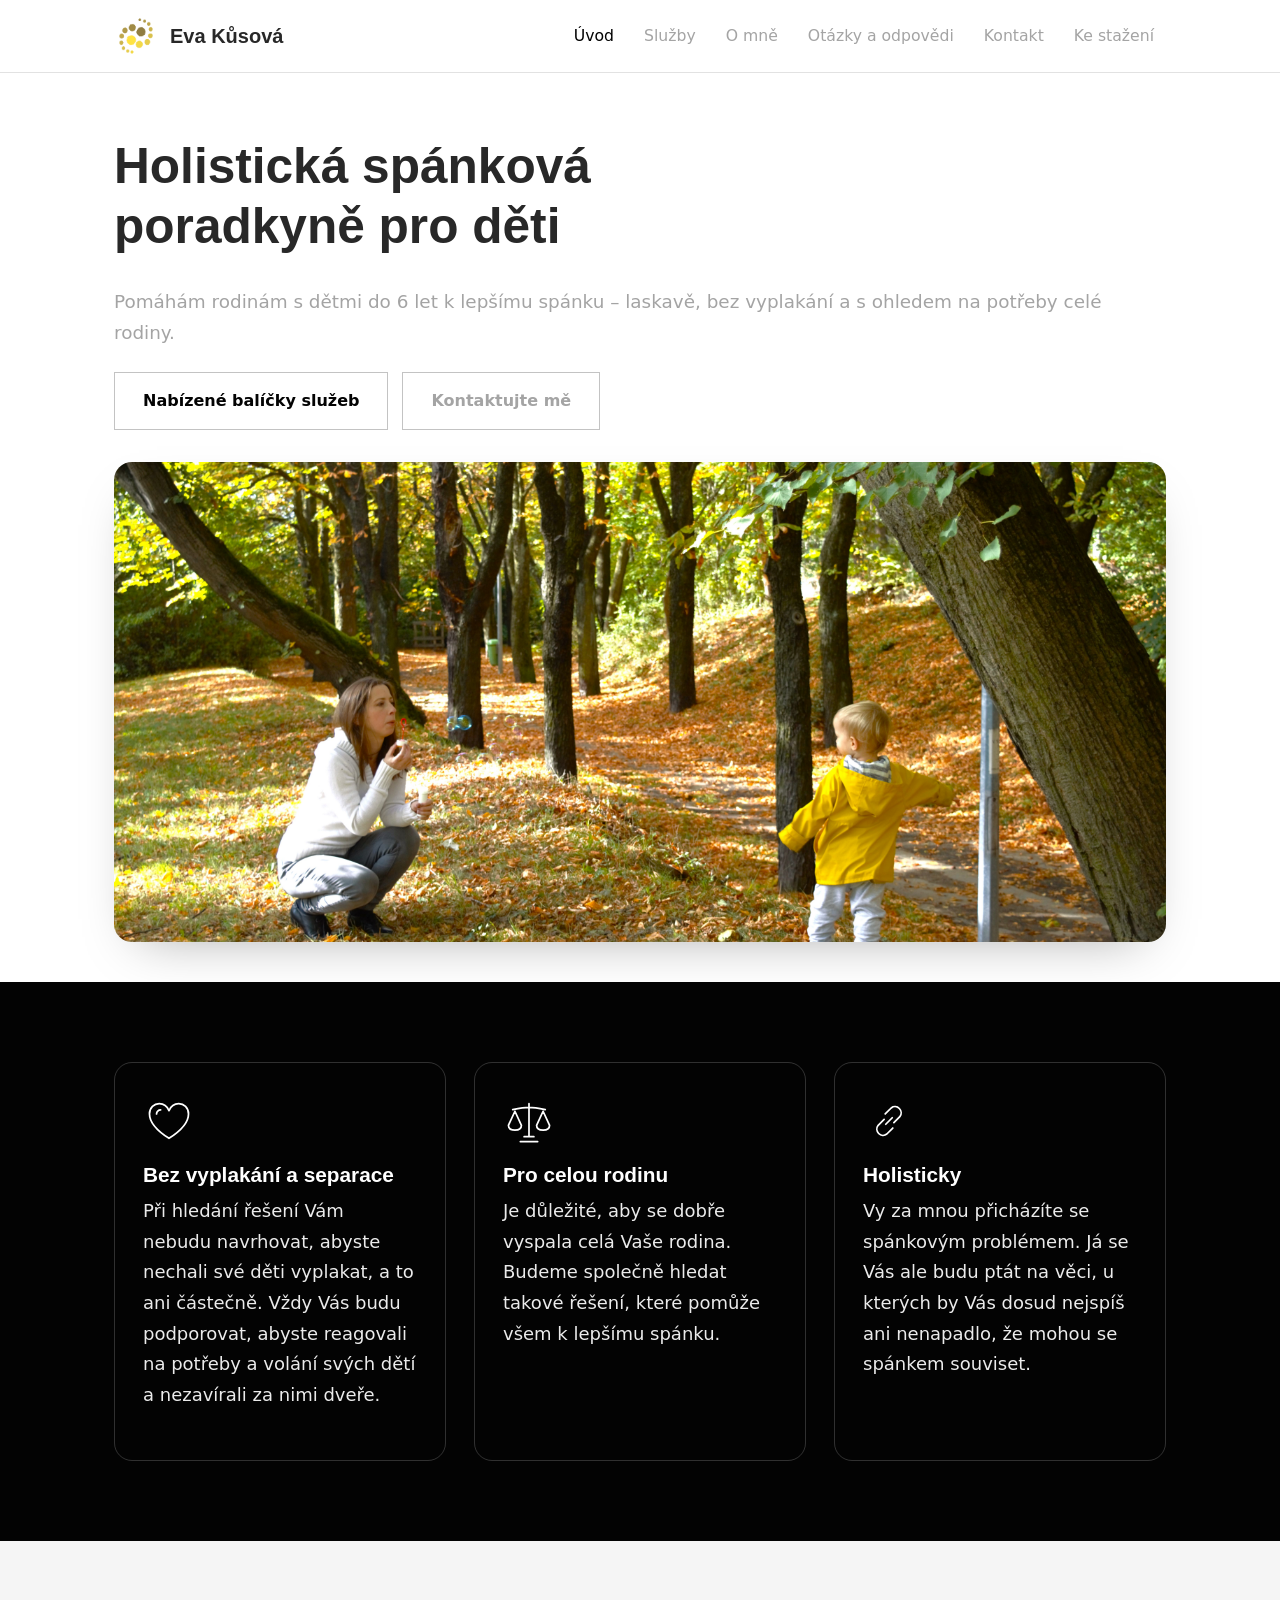
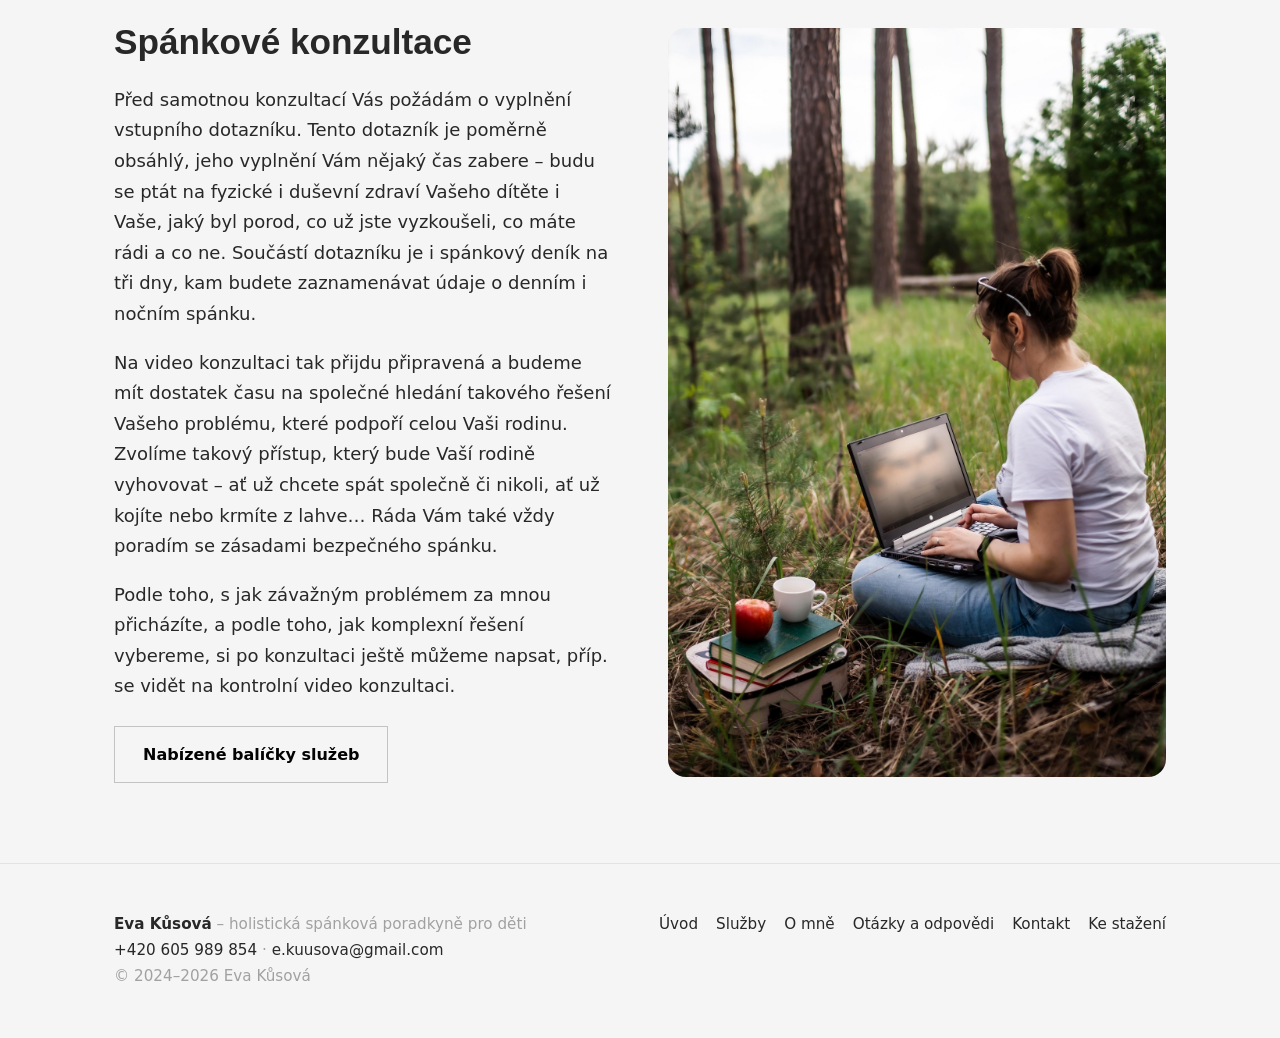
<file: index.html>
<!DOCTYPE html>
<html lang="cs">
<head>
  <script type="application/ld+json">
{
  "@context": "https://schema.org",
  "@type": "ProfessionalService",
  "name": "Eva Kůsová – holistická spánková poradkyně pro děti",
  "url": "https://www.spankovaporadkyne.cz/",
  "image": "https://www.spankovaporadkyne.cz/img/eva-s-detmi.jpg",
  "logo": "https://www.spankovaporadkyne.cz/img/logo.png",
  "telephone": "+420605989854",
  "email": "e.kuusova@gmail.com",
  "description": "Spánkové poradenství pro rodiny s dětmi od 0 do 6 let. Bez vyplakání a separace, holisticky, online video konzultace.",
  "areaServed": "CZ",
  "availableLanguage": "cs",
  "priceRange": "0–2000 Kč",
  "founder": { "@type": "Person", "name": "Eva Kůsová" },
  "sameAs": ["https://www.instagram.com/spankovaporadkyneeva/"]
}
</script>
<meta charset="utf-8">
<meta name="viewport" content="width=device-width, initial-scale=1">
<title>Holistická spánková poradkyně pro děti | Eva Kůsová</title>
<meta name="description" content="Spánkové poradenství pro rodiny s dětmi od 0 do 6 let. Bez vyplakání a separace, holisticky a s ohledem na celou rodinu. Online video konzultace.">
<link rel="canonical" href="https://www.spankovaporadkyne.cz/">
<meta property="og:title" content="Holistická spánková poradkyně pro děti | Eva Kůsová">
<meta property="og:description" content="Spánkové poradenství pro rodiny s dětmi od 0 do 6 let. Bez vyplakání a separace, holisticky a s ohledem na celou rodinu. Online video konzultace.">
<meta property="og:image" content="https://www.spankovaporadkyne.cz/img/eva-s-detmi.jpg">
<meta property="og:locale" content="cs_CZ">
<link rel="icon" href="img/logo.png">
<link rel="preconnect" href="https://fonts.bunny.net">
<link href="https://fonts.bunny.net/css?family=josefin-sans:400,600|nunito-sans:400,700,800&display=swap" rel="stylesheet">
<link rel="stylesheet" href="style.css">

</head>
<body>
<header class="site-header">
  <div class="wrap">
    <a class="brand" href=""><img src="img/logo.png" alt="" width="44" height="44"><span>Eva Kůsová</span></a>
    <button class="nav-toggle" aria-label="Menu" aria-expanded="false" onclick="var n=document.getElementById('nav');n.classList.toggle('open');this.setAttribute('aria-expanded',n.classList.contains('open'))">☰</button>
    <nav class="nav" id="nav">
<a href="" aria-current="page">Úvod</a>
<a href="sluzby/">Služby</a>
<a href="o-mne/">O mně</a>
<a href="faq/">Otázky a odpovědi</a>
<a href="kontakt/">Kontakt</a>
<a href="ke-stazeni/">Ke stažení</a>
    </nav>
  </div>
</header>
<main>

<section class="hero">
  <div class="wrap">
    <h1>Holistická spánková poradkyně pro děti</h1>
    <p class="lead">Pomáhám rodinám s dětmi do 6 let k lepšímu spánku – laskavě, bez vyplakání a s ohledem na potřeby celé rodiny.</p>
    <div class="btn-row">
      <a class="btn" href="sluzby/">Nabízené balíčky služeb</a>
      <a class="btn ghost" href="kontakt/">Kontaktujte mě</a>
    </div>
    <div class="hero-img"><img src="img/eva-s-detmi.jpg" alt="Holistická spánková poradkyně pro děti" width="1920" height="877"></div>
  </div>
</section>

<section class="section dark">
  <div class="wrap grid-3">
    <div class="card">
      <svg class="icon" viewBox="0 0 48 48" aria-hidden="true"><path d="M24 40C10 31 6 23.5 6 17.5 6 11.7 10.3 8 15 8c4.2 0 7.4 2.6 9 6.5C25.6 10.6 28.8 8 33 8c4.7 0 9 3.7 9 9.5 0 6-4 13.5-18 22.5z"/><path d="M12.5 17.5a3.8 3.8 0 0 1 3.8-3.8"/></svg>
      <h3>Bez vyplakání a separace</h3>
      <p>Při hledání řešení Vám nebudu navrhovat, abyste nechali své děti vyplakat, a to ani částečně. Vždy Vás budu podporovat, abyste reagovali na potřeby a volání svých dětí a nezavírali za nimi dveře.</p>
    </div>
    <div class="card">
      <svg class="icon" viewBox="0 0 48 48" aria-hidden="true"><path d="M24 8v30M16 43h16M19.5 38.5h9M9 13.5c5-1 10-2 15-2s10 1 15 2"/><path d="M11 15 5 28c0 3 2.5 4.5 6 4.5s6-1.5 6-4.5zM37 15l-6 13c0 3 2.5 4.5 6 4.5s6-1.5 6-4.5z"/></svg>
      <h3>Pro celou rodinu</h3>
      <p>Je důležité, aby se dobře vyspala celá Vaše rodina. Budeme společně hledat takové řešení, které pomůže všem k lepšímu spánku.</p>
    </div>
    <div class="card">
      <svg class="icon" viewBox="0 0 48 48" aria-hidden="true"><path d="M21 27l6-6"/><path d="M19.5 22.5 14 28a5.7 5.7 0 0 0 8 8l5.5-5.5"/><path d="M28.5 25.5 34 20a5.7 5.7 0 0 0-8-8l-5.5 5.5"/></svg>
      <h3>Holisticky</h3>
      <p>Vy za mnou přicházíte se spánkovým problémem. Já se Vás ale budu ptát na věci, u kterých by Vás dosud nejspíš ani nenapadlo, že mohou se spánkem souviset.</p>
    </div>
  </div>
</section>

<section class="section alt">
  <div class="wrap grid-2">
    <div>
      <h2>Spánkové konzultace</h2>
      <p>Před samotnou konzultací Vás požádám o vyplnění vstupního dotazníku. Tento dotazník je poměrně obsáhlý, jeho vyplnění Vám nějaký čas zabere – budu se ptát na fyzické i duševní zdraví Vašeho dítěte i Vaše, jaký byl porod, co už jste vyzkoušeli, co máte rádi a co ne. Součástí dotazníku je i spánkový deník na tři dny, kam budete zaznamenávat údaje o denním i nočním spánku.</p>
      <p>Na video konzultaci tak přijdu připravená a budeme mít dostatek času na společné hledání takového řešení Vašeho problému, které podpoří celou Vaši rodinu. Zvolíme takový přístup, který bude Vaší rodině vyhovovat – ať už chcete spát společně či nikoli, ať už kojíte nebo krmíte z lahve… Ráda Vám také vždy poradím se zásadami bezpečného spánku.</p>
      <p>Podle toho, s jak závažným problémem za mnou přicházíte, a podle toho, jak komplexní řešení vybereme, si po konzultaci ještě můžeme napsat, příp. se vidět na kontrolní video konzultaci.</p>
      <div class="btn-row"><a class="btn" href="sluzby/">Nabízené balíčky služeb</a></div>
    </div>
    <div class="rounded"><img src="img/konzultace-odkudkoli.jpg" alt="Spokojený spánek s miminkem" width="1920" height="1280" loading="lazy"></div>
  </div>
</section>

</main>
<footer class="site-footer">
  <div class="wrap">
    <div>
      <strong>Eva Kůsová</strong> – holistická spánková poradkyně pro děti<br>
      <a href="tel:+420605989854">+420 605 989 854</a> · <a href="mailto:e.kuusova@gmail.com">e.kuusova@gmail.com</a><br>
      © 2024–2026 Eva Kůsová
    </div>
    <nav>
<a href="">Úvod</a>
<a href="sluzby/">Služby</a>
<a href="o-mne/">O mně</a>
<a href="faq/">Otázky a odpovědi</a>
<a href="kontakt/">Kontakt</a>
<a href="ke-stazeni/">Ke stažení</a>
    </nav>
  </div>
</footer>

</body>
</html>
</file>
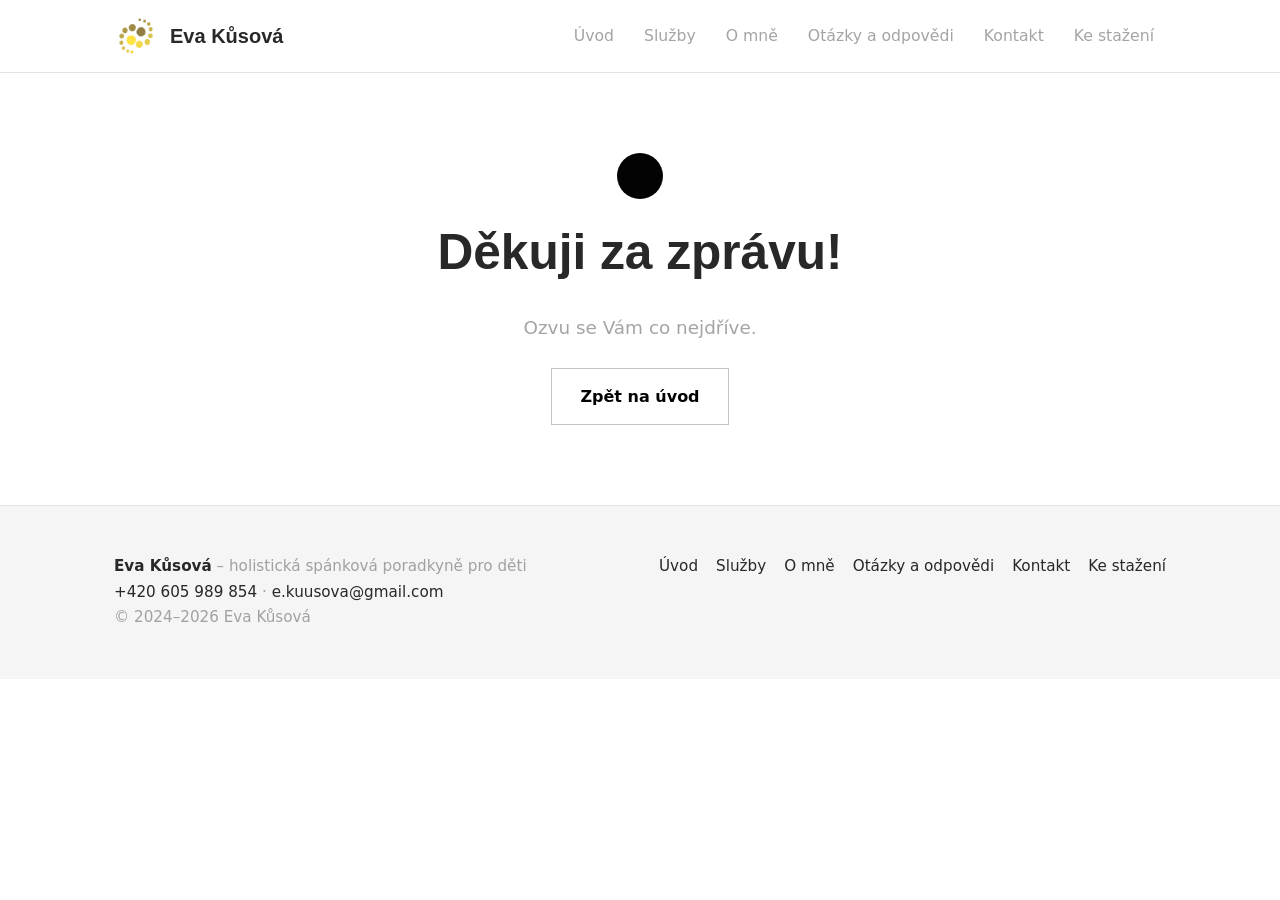
<file: dekuji/index.html>
<!DOCTYPE html>
<html lang="cs">
<head>
<meta charset="utf-8">
<meta name="viewport" content="width=device-width, initial-scale=1">
<title>Děkuji za zprávu | Eva Kůsová – spánková poradkyně</title>
<meta name="description" content="Děkuji za Vaši zprávu.">
<link rel="canonical" href="https://www.spankovaporadkyne.cz/dekuji/">
<meta property="og:title" content="Děkuji za zprávu | Eva Kůsová – spánková poradkyně">
<meta property="og:description" content="Děkuji za Vaši zprávu.">
<meta property="og:image" content="https://www.spankovaporadkyne.cz/img/eva-s-detmi.jpg">
<meta property="og:locale" content="cs_CZ">
<link rel="icon" href="../img/logo.png">
<link rel="preconnect" href="https://fonts.bunny.net">
<link href="https://fonts.bunny.net/css?family=josefin-sans:400,600|nunito-sans:400,700,800&display=swap" rel="stylesheet">
<link rel="stylesheet" href="../style.css">
<meta name="robots" content="noindex">
</head>
<body>
<header class="site-header">
  <div class="wrap">
    <a class="brand" href="../"><img src="../img/logo.png" alt="" width="44" height="44"><span>Eva Kůsová</span></a>
    <button class="nav-toggle" aria-label="Menu" aria-expanded="false" onclick="var n=document.getElementById('nav');n.classList.toggle('open');this.setAttribute('aria-expanded',n.classList.contains('open'))">☰</button>
    <nav class="nav" id="nav">
<a href="../">Úvod</a>
<a href="../sluzby/">Služby</a>
<a href="../o-mne/">O mně</a>
<a href="../faq/">Otázky a odpovědi</a>
<a href="../kontakt/">Kontakt</a>
<a href="../ke-stazeni/">Ke stažení</a>
    </nav>
  </div>
</header>
<main>

<section class="section">
  <div class="wrap narrow center">
    <div class="dot" style="margin:0 auto 24px"></div>
    <h1>Děkuji za zprávu!</h1>
    <p class="lead">Ozvu se Vám co nejdříve.</p>
    <div class="btn-row center"><a class="btn" href="../">Zpět na úvod</a></div>
  </div>
</section>

</main>
<footer class="site-footer">
  <div class="wrap">
    <div>
      <strong>Eva Kůsová</strong> – holistická spánková poradkyně pro děti<br>
      <a href="tel:+420605989854">+420 605 989 854</a> · <a href="mailto:e.kuusova@gmail.com">e.kuusova@gmail.com</a><br>
      © 2024–2026 Eva Kůsová
    </div>
    <nav>
<a href="../">Úvod</a>
<a href="../sluzby/">Služby</a>
<a href="../o-mne/">O mně</a>
<a href="../faq/">Otázky a odpovědi</a>
<a href="../kontakt/">Kontakt</a>
<a href="../ke-stazeni/">Ke stažení</a>
    </nav>
  </div>
</footer>

</body>
</html>
</file>
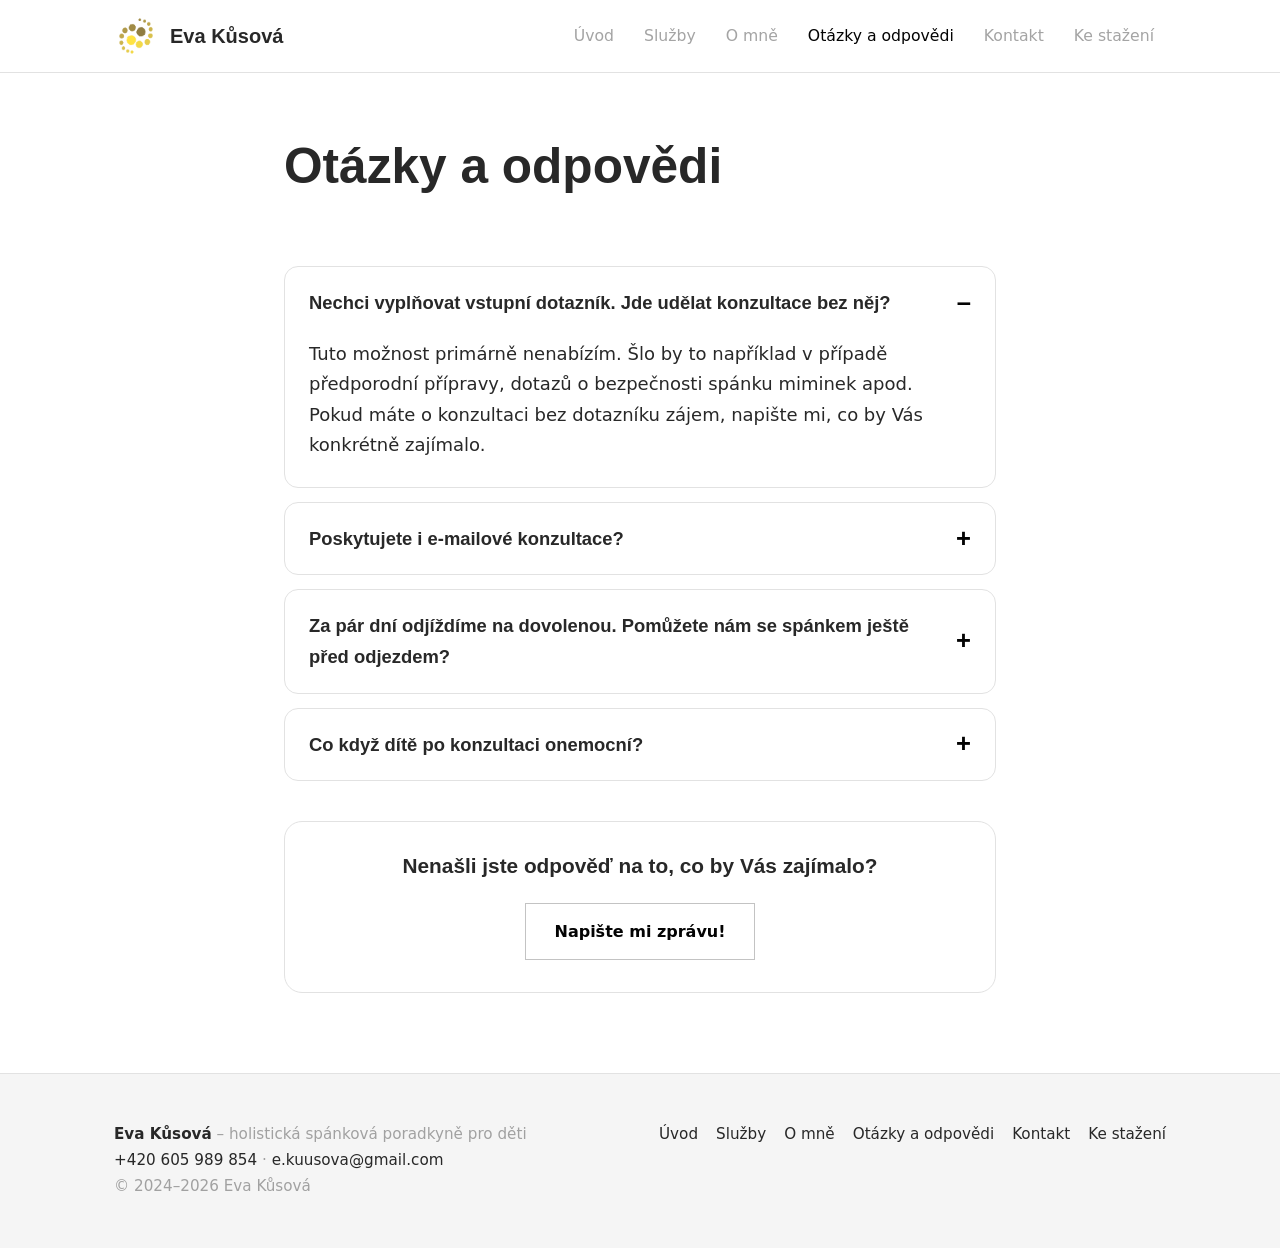
<file: faq/index.html>
<!DOCTYPE html>
<html lang="cs">
<head>
<meta charset="utf-8">
<meta name="viewport" content="width=device-width, initial-scale=1">
<title>Otázky a odpovědi | Eva Kůsová – spánková poradkyně</title>
<meta name="description" content="Časté dotazy ke spánkovým konzultacím: vstupní dotazník, e-mailové konzultace, konzultace před dovolenou a co dělat, když dítě onemocní.">
<link rel="canonical" href="https://www.spankovaporadkyne.cz/faq/">
<meta property="og:title" content="Otázky a odpovědi | Eva Kůsová – spánková poradkyně">
<meta property="og:description" content="Časté dotazy ke spánkovým konzultacím: vstupní dotazník, e-mailové konzultace, konzultace před dovolenou a co dělat, když dítě onemocní.">
<meta property="og:image" content="https://www.spankovaporadkyne.cz/img/eva-s-detmi.jpg">
<meta property="og:locale" content="cs_CZ">
<link rel="icon" href="../img/logo.png">
<link rel="preconnect" href="https://fonts.bunny.net">
<link href="https://fonts.bunny.net/css?family=josefin-sans:400,600|nunito-sans:400,700,800&display=swap" rel="stylesheet">
<link rel="stylesheet" href="../style.css">

</head>
<body>
<header class="site-header">
  <div class="wrap">
    <a class="brand" href="../"><img src="../img/logo.png" alt="" width="44" height="44"><span>Eva Kůsová</span></a>
    <button class="nav-toggle" aria-label="Menu" aria-expanded="false" onclick="var n=document.getElementById('nav');n.classList.toggle('open');this.setAttribute('aria-expanded',n.classList.contains('open'))">☰</button>
    <nav class="nav" id="nav">
<a href="../">Úvod</a>
<a href="../sluzby/">Služby</a>
<a href="../o-mne/">O mně</a>
<a href="../faq/" aria-current="page">Otázky a odpovědi</a>
<a href="../kontakt/">Kontakt</a>
<a href="../ke-stazeni/">Ke stažení</a>
    </nav>
  </div>
</header>
<main>

<section class="hero">
  <div class="wrap narrow">
    <h1>Otázky a odpovědi</h1>
  </div>
</section>
<section class="section" style="padding-top:0">
  <div class="wrap narrow">
    <details open>
      <summary>Nechci vyplňovat vstupní dotazník. Jde udělat konzultace bez něj?</summary>
      <div><p>Tuto možnost primárně nenabízím. Šlo by to například v případě předporodní přípravy, dotazů o bezpečnosti spánku miminek apod. Pokud máte o konzultaci bez dotazníku zájem, napište mi, co by Vás konkrétně zajímalo.</p></div>
    </details>
    <details>
      <summary>Poskytujete i e-mailové konzultace?</summary>
      <div><p>Tuto možnost primárně nenabízím. Šlo by to například v případě krátkých, nekomplikovaných dotazů o bezpečnosti spánku miminek. Pokud se bojíte, že bychom nenašli společný čas pro video konzultaci, napište mi prosím ve zprávě své časové možnosti. Konzultace nabízím i o víkendu.</p></div>
    </details>
    <details>
      <summary>Za pár dní odjíždíme na dovolenou. Pomůžete nám se spánkem ještě před odjezdem?</summary>
      <div>
        <p>Pokud se obáváte spánku mimo domov, ráda si s Vámi popovídám o všem, co Vás trápí, a pokusím se navrhnout strategie, jak spánek v neznámém prostředí zvládnout.</p>
        <p>Pokud potřebujete řešit spánkový problém, který se vyskytuje za běžného provozu u Vás doma, pak konzultace před výraznou změnou režimu dítěte moc nepomůže. Můžete odložit dovolenou nebo konzultaci. Po konzultaci ale budete s největší pravděpodobností zavádět určité změny, a na ty je potřeba klid po dobu několika týdnů. Čeká-li Vás tedy dovolená, domluvíme si konzultaci raději až po Vašem návratu.</p>
      </div>
    </details>
    <details>
      <summary>Co když dítě po konzultaci onemocní?</summary>
      <div>
        <p>Děti bohužel bývají nemocné poměrně často, případně je může trápit prořezávání zoubků. To je velmi náročné jak pro Vaše ratolesti, tak pro Vás rodiče. Moc mě mrzí, pokud Vás přepadl nějaký neduh.</p>
        <p>V takovém případě je vhodné v zavádění změn nepokračovat a soustředit se na to, aby se dítku co nejdříve ulevilo a aby i Vy jste nebyli v příliš velkém stresu. Každá rodina ode mě kromě spánkového plánu obdrží také leták s informacemi pro případ, že by Vaše dítě postihlo akutní onemocnění.</p>
        <p>Máme-li již domluvený další termín konzultace (ať už e-mailové či přes video), ozvěte se mi prosím co nejdříve! Konzultaci odložíme na později, až se bude Vaše dítě cítit lépe a bude vhodné se změnami pokračovat.</p>
      </div>
    </details>
    <div class="card center" style="margin-top:40px">
      <h3>Nenašli jste odpověď na to, co by Vás zajímalo?</h3>
      <div class="btn-row center"><a class="btn" href="../kontakt/">Napište mi zprávu!</a></div>
    </div>
  </div>
</section>

</main>
<footer class="site-footer">
  <div class="wrap">
    <div>
      <strong>Eva Kůsová</strong> – holistická spánková poradkyně pro děti<br>
      <a href="tel:+420605989854">+420 605 989 854</a> · <a href="mailto:e.kuusova@gmail.com">e.kuusova@gmail.com</a><br>
      © 2024–2026 Eva Kůsová
    </div>
    <nav>
<a href="../">Úvod</a>
<a href="../sluzby/">Služby</a>
<a href="../o-mne/">O mně</a>
<a href="../faq/">Otázky a odpovědi</a>
<a href="../kontakt/">Kontakt</a>
<a href="../ke-stazeni/">Ke stažení</a>
    </nav>
  </div>
</footer>

</body>
</html>
</file>
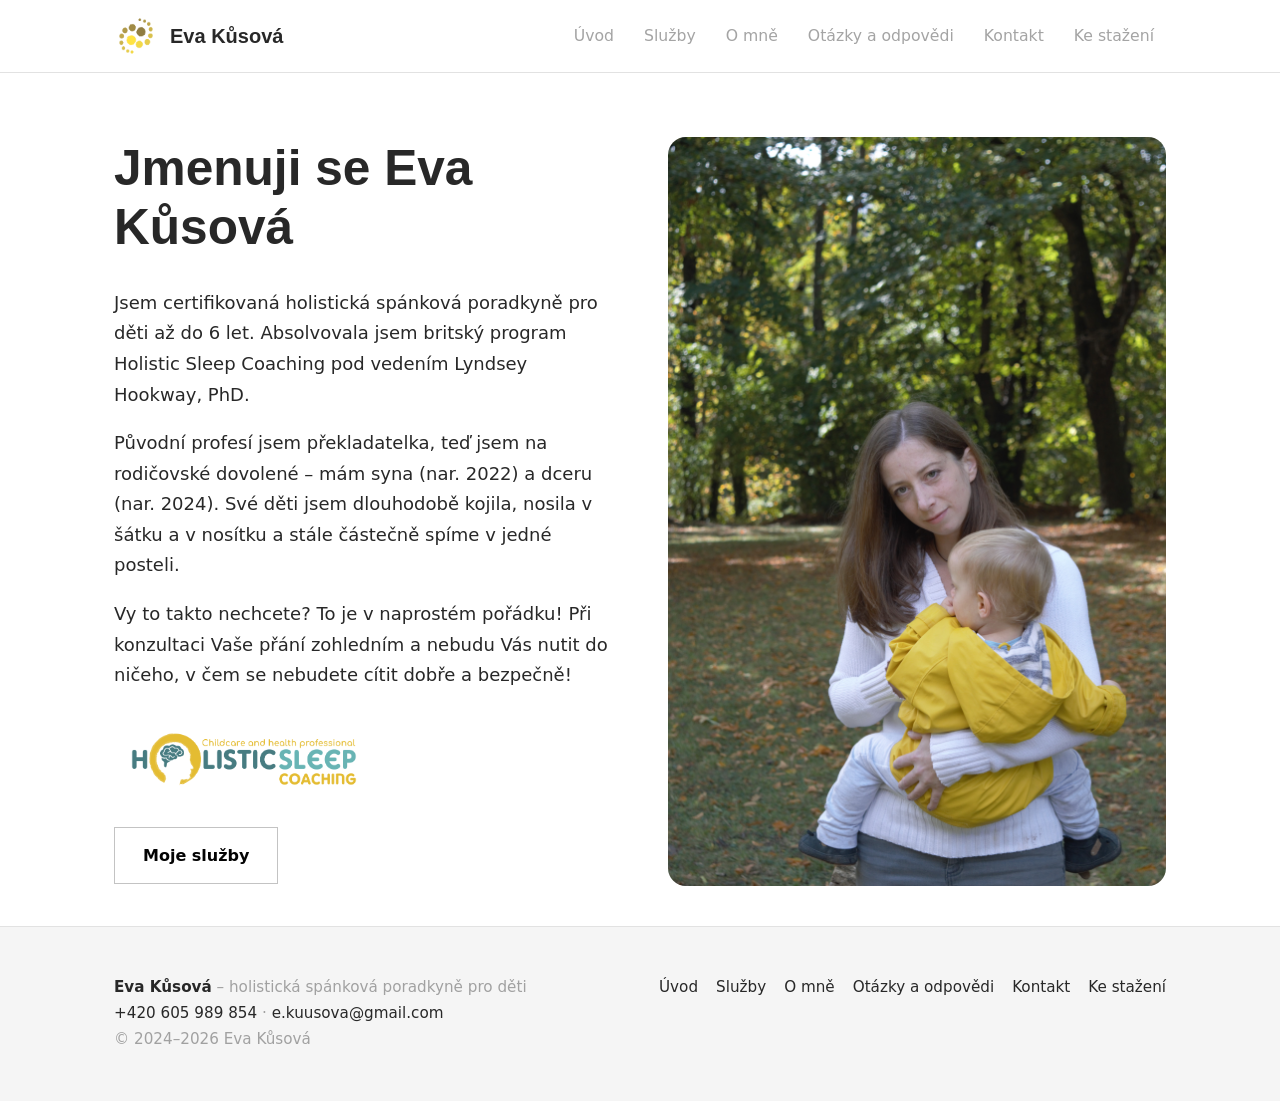
<file: kdo-jsem/index.html>
<!DOCTYPE html>
<html lang="cs">
<head>
<meta charset="utf-8">
<meta name="viewport" content="width=device-width, initial-scale=1">
<title>Kdo jsem | Eva Kůsová – spánková poradkyně</title>
<meta name="description" content="Eva Kůsová – certifikovaná holistická spánková poradkyně pro děti do 6 let, absolventka programu Holistic Sleep Coaching (Lyndsey Hookway, PhD).">
<link rel="canonical" href="https://www.spankovaporadkyne.cz/kdo-jsem/">
<meta property="og:title" content="Kdo jsem | Eva Kůsová – spánková poradkyně">
<meta property="og:description" content="Eva Kůsová – certifikovaná holistická spánková poradkyně pro děti do 6 let, absolventka programu Holistic Sleep Coaching (Lyndsey Hookway, PhD).">
<meta property="og:image" content="https://www.spankovaporadkyne.cz/img/eva-s-detmi.jpg">
<meta property="og:locale" content="cs_CZ">
<link rel="icon" href="../img/logo.png">
<link rel="preconnect" href="https://fonts.bunny.net">
<link href="https://fonts.bunny.net/css?family=josefin-sans:400,600|nunito-sans:400,700,800&display=swap" rel="stylesheet">
<link rel="stylesheet" href="../style.css">

</head>
<body>
<header class="site-header">
  <div class="wrap">
    <a class="brand" href="../"><img src="../img/logo.png" alt="" width="44" height="44"><span>Eva Kůsová</span></a>
    <button class="nav-toggle" aria-label="Menu" aria-expanded="false" onclick="var n=document.getElementById('nav');n.classList.toggle('open');this.setAttribute('aria-expanded',n.classList.contains('open'))">☰</button>
    <nav class="nav" id="nav">
<a href="../">Úvod</a>
<a href="../sluzby/">Služby</a>
<a href="../o-mne/">O mně</a>
<a href="../faq/">Otázky a odpovědi</a>
<a href="../kontakt/">Kontakt</a>
<a href="../ke-stazeni/">Ke stažení</a>
    </nav>
  </div>
</header>
<main>

<section class="hero">
  <div class="wrap grid-2">
    <div>
      <h1>Jmenuji se Eva Kůsová</h1>
      <p>Jsem certifikovaná holistická spánková poradkyně pro děti až do 6 let. Absolvovala jsem britský program Holistic Sleep Coaching pod vedením Lyndsey Hookway, PhD.</p>
      <p>Původní profesí jsem překladatelka, teď jsem na rodičovské dovolené – mám syna (nar. 2022) a dceru (nar. 2024). Své děti jsem dlouhodobě kojila, nosila v šátku a v nosítku a stále částečně spíme v jedné posteli.</p>
      <p>Vy to takto nechcete? To je v naprostém pořádku! Při konzultaci Vaše přání zohledním a nebudu Vás nutit do ničeho, v čem se nebudete cítit dobře a bezpečně!</p>
      <img src="../img/hscp.png" alt="Holistic Sleep Coaching Programme" width="360" style="margin-top:24px;max-width:260px">
      <div class="btn-row"><a class="btn" href="../sluzby/">Moje služby</a></div>
    </div>
    <div class="rounded"><img src="../img/eva-portret.jpg" alt="Jsem spánková poradkyně a máma" width="1920" height="1423"></div>
  </div>
</section>

</main>
<footer class="site-footer">
  <div class="wrap">
    <div>
      <strong>Eva Kůsová</strong> – holistická spánková poradkyně pro děti<br>
      <a href="tel:+420605989854">+420 605 989 854</a> · <a href="mailto:e.kuusova@gmail.com">e.kuusova@gmail.com</a><br>
      © 2024–2026 Eva Kůsová
    </div>
    <nav>
<a href="../">Úvod</a>
<a href="../sluzby/">Služby</a>
<a href="../o-mne/">O mně</a>
<a href="../faq/">Otázky a odpovědi</a>
<a href="../kontakt/">Kontakt</a>
<a href="../ke-stazeni/">Ke stažení</a>
    </nav>
  </div>
</footer>

</body>
</html>
</file>
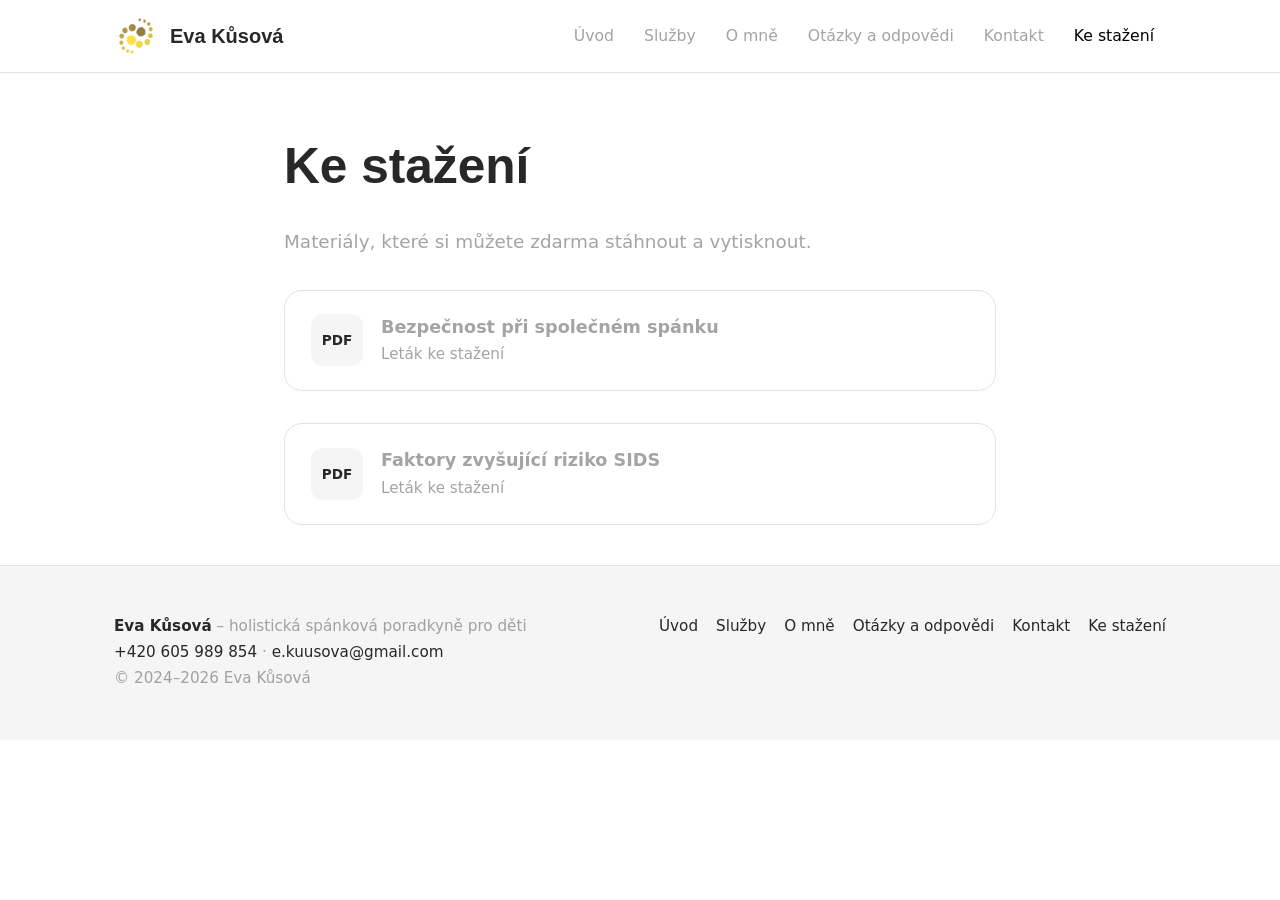
<file: ke-stazeni/index.html>
<!DOCTYPE html>
<html lang="cs">
<head>
<meta charset="utf-8">
<meta name="viewport" content="width=device-width, initial-scale=1">
<title>Ke stažení | Eva Kůsová – spánková poradkyně</title>
<meta name="description" content="Materiály ke stažení zdarma: Bezpečnost při společném spánku.">
<link rel="canonical" href="https://www.spankovaporadkyne.cz/ke-stazeni/">
<meta property="og:title" content="Ke stažení | Eva Kůsová – spánková poradkyně">
<meta property="og:description" content="Materiály ke stažení zdarma: Bezpečnost při společném spánku.">
<meta property="og:image" content="https://www.spankovaporadkyne.cz/img/eva-s-detmi.jpg">
<meta property="og:locale" content="cs_CZ">
<link rel="icon" href="../img/logo.png">
<link rel="preconnect" href="https://fonts.bunny.net">
<link href="https://fonts.bunny.net/css?family=josefin-sans:400,600|nunito-sans:400,700,800&display=swap" rel="stylesheet">
<link rel="stylesheet" href="../style.css">

</head>
<body>
<header class="site-header">
  <div class="wrap">
    <a class="brand" href="../"><img src="../img/logo.png" alt="" width="44" height="44"><span>Eva Kůsová</span></a>
    <button class="nav-toggle" aria-label="Menu" aria-expanded="false" onclick="var n=document.getElementById('nav');n.classList.toggle('open');this.setAttribute('aria-expanded',n.classList.contains('open'))">☰</button>
    <nav class="nav" id="nav">
<a href="../">Úvod</a>
<a href="../sluzby/">Služby</a>
<a href="../o-mne/">O mně</a>
<a href="../faq/">Otázky a odpovědi</a>
<a href="../kontakt/">Kontakt</a>
<a href="../ke-stazeni/" aria-current="page">Ke stažení</a>
    </nav>
  </div>
</header>
<main>

<section class="hero">
  <div class="wrap narrow">
    <h1>Ke stažení</h1>
    <p class="lead">Materiály, které si můžete zdarma stáhnout a vytisknout.</p>
    <a class="download" href="../soubory/bezpecnost-pri-spolecnem-spanku.pdf" target="_blank" rel="noopener" style="margin-top:32px">
      <span class="ico">PDF</span>
      <span><strong>Bezpečnost při společném spánku</strong><span>Leták ke stažení</span></span>
    </a>
    <a class="download" href="../soubory/faktory-zvysujici-riziko-sids.pdf" target="_blank" rel="noopener" style="margin-top:32px">
      <span class="ico">PDF</span>
      <span><strong>Faktory zvyšující riziko SIDS</strong><span>Leták ke stažení</span></span>
    </a>
  </div>
</section>

</main>
<footer class="site-footer">
  <div class="wrap">
    <div>
      <strong>Eva Kůsová</strong> – holistická spánková poradkyně pro děti<br>
      <a href="tel:+420605989854">+420 605 989 854</a> · <a href="mailto:e.kuusova@gmail.com">e.kuusova@gmail.com</a><br>
      © 2024–2026 Eva Kůsová
    </div>
    <nav>
<a href="../">Úvod</a>
<a href="../sluzby/">Služby</a>
<a href="../o-mne/">O mně</a>
<a href="../faq/">Otázky a odpovědi</a>
<a href="../kontakt/">Kontakt</a>
<a href="../ke-stazeni/">Ke stažení</a>
    </nav>
  </div>
</footer>

</body>
</html>
</file>
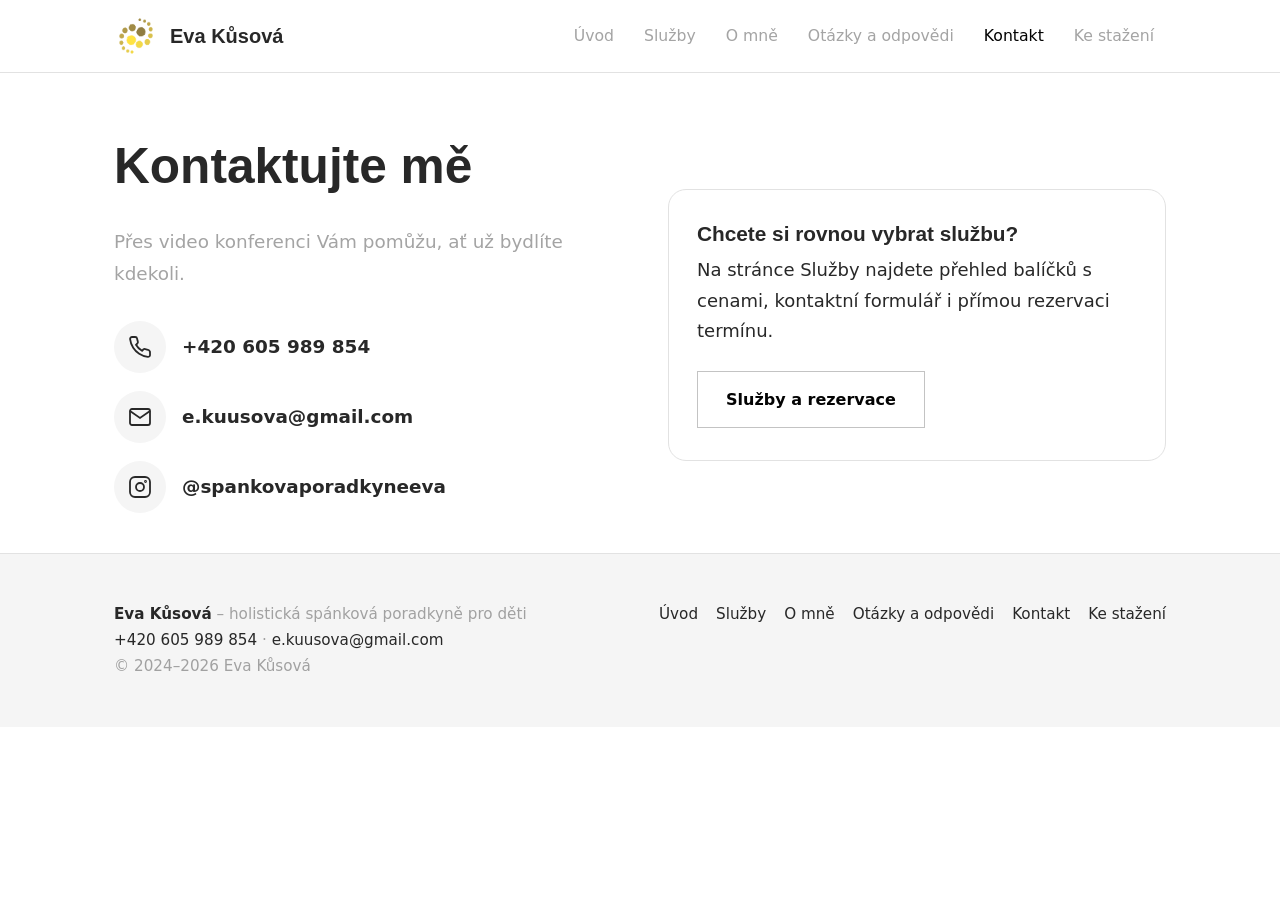
<file: kontakt/index.html>
<!DOCTYPE html>
<html lang="cs">
<head>
<meta charset="utf-8">
<meta name="viewport" content="width=device-width, initial-scale=1">
<title>Kontakt | Eva Kůsová – spánková poradkyně</title>
<meta name="description" content="Kontaktujte spánkovou poradkyni Evu Kůsovou. Přes video konferenci Vám pomůžu, ať už bydlíte kdekoli.">
<link rel="canonical" href="https://www.spankovaporadkyne.cz/kontakt/">
<meta property="og:title" content="Kontakt | Eva Kůsová – spánková poradkyně">
<meta property="og:description" content="Kontaktujte spánkovou poradkyni Evu Kůsovou. Přes video konferenci Vám pomůžu, ať už bydlíte kdekoli.">
<meta property="og:image" content="https://www.spankovaporadkyne.cz/img/eva-s-detmi.jpg">
<meta property="og:locale" content="cs_CZ">
<link rel="icon" href="../img/logo.png">
<link rel="preconnect" href="https://fonts.bunny.net">
<link href="https://fonts.bunny.net/css?family=josefin-sans:400,600|nunito-sans:400,700,800&display=swap" rel="stylesheet">
<link rel="stylesheet" href="../style.css">

</head>
<body>
<header class="site-header">
  <div class="wrap">
    <a class="brand" href="../"><img src="../img/logo.png" alt="" width="44" height="44"><span>Eva Kůsová</span></a>
    <button class="nav-toggle" aria-label="Menu" aria-expanded="false" onclick="var n=document.getElementById('nav');n.classList.toggle('open');this.setAttribute('aria-expanded',n.classList.contains('open'))">☰</button>
    <nav class="nav" id="nav">
<a href="../">Úvod</a>
<a href="../sluzby/">Služby</a>
<a href="../o-mne/">O mně</a>
<a href="../faq/">Otázky a odpovědi</a>
<a href="../kontakt/" aria-current="page">Kontakt</a>
<a href="../ke-stazeni/">Ke stažení</a>
    </nav>
  </div>
</header>
<main>

<section class="hero">
  <div class="wrap grid-2">
    <div>
      <h1>Kontaktujte mě</h1>
      <p class="lead">Přes video konferenci Vám pomůžu, ať už bydlíte kdekoli.</p>
      <ul class="contact-list" style="margin-top:32px">
        <li><span class="ico"><svg viewBox="0 0 24 24"><path d="M22 16.9v3a2 2 0 0 1-2.2 2 19.8 19.8 0 0 1-8.6-3.1 19.5 19.5 0 0 1-6-6A19.8 19.8 0 0 1 2.1 4.2 2 2 0 0 1 4.1 2h3a2 2 0 0 1 2 1.7c.1.9.4 1.8.7 2.7a2 2 0 0 1-.5 2.1L8 9.8a16 16 0 0 0 6 6l1.3-1.3a2 2 0 0 1 2.1-.4c.9.3 1.8.6 2.7.7a2 2 0 0 1 1.7 2z"/></svg></span><a href="tel:+420605989854">+420 605 989 854</a></li>
        <li><span class="ico"><svg viewBox="0 0 24 24"><rect x="2" y="4" width="20" height="16" rx="2"/><path d="m22 6-10 7L2 6"/></svg></span><a href="mailto:e.kuusova@gmail.com">e.kuusova@gmail.com</a></li>
        <li><span class="ico"><svg viewBox="0 0 24 24"><rect x="2" y="2" width="20" height="20" rx="5"/><circle cx="12" cy="12" r="4"/><circle cx="17.5" cy="6.5" r=".5"/></svg></span><a href="https://www.instagram.com/spankovaporadkyneeva/" target="_blank" rel="noopener">@spankovaporadkyneeva</a></li>
      </ul>
    </div>
    <div class="card">
      <h3>Chcete si rovnou vybrat službu?</h3>
      <p>Na stránce Služby najdete přehled balíčků s cenami, kontaktní formulář i přímou rezervaci termínu.</p>
      <div class="btn-row"><a class="btn" href="../sluzby/">Služby a rezervace</a></div>
    </div>
  </div>
</section>

</main>
<footer class="site-footer">
  <div class="wrap">
    <div>
      <strong>Eva Kůsová</strong> – holistická spánková poradkyně pro děti<br>
      <a href="tel:+420605989854">+420 605 989 854</a> · <a href="mailto:e.kuusova@gmail.com">e.kuusova@gmail.com</a><br>
      © 2024–2026 Eva Kůsová
    </div>
    <nav>
<a href="../">Úvod</a>
<a href="../sluzby/">Služby</a>
<a href="../o-mne/">O mně</a>
<a href="../faq/">Otázky a odpovědi</a>
<a href="../kontakt/">Kontakt</a>
<a href="../ke-stazeni/">Ke stažení</a>
    </nav>
  </div>
</footer>

</body>
</html>
</file>
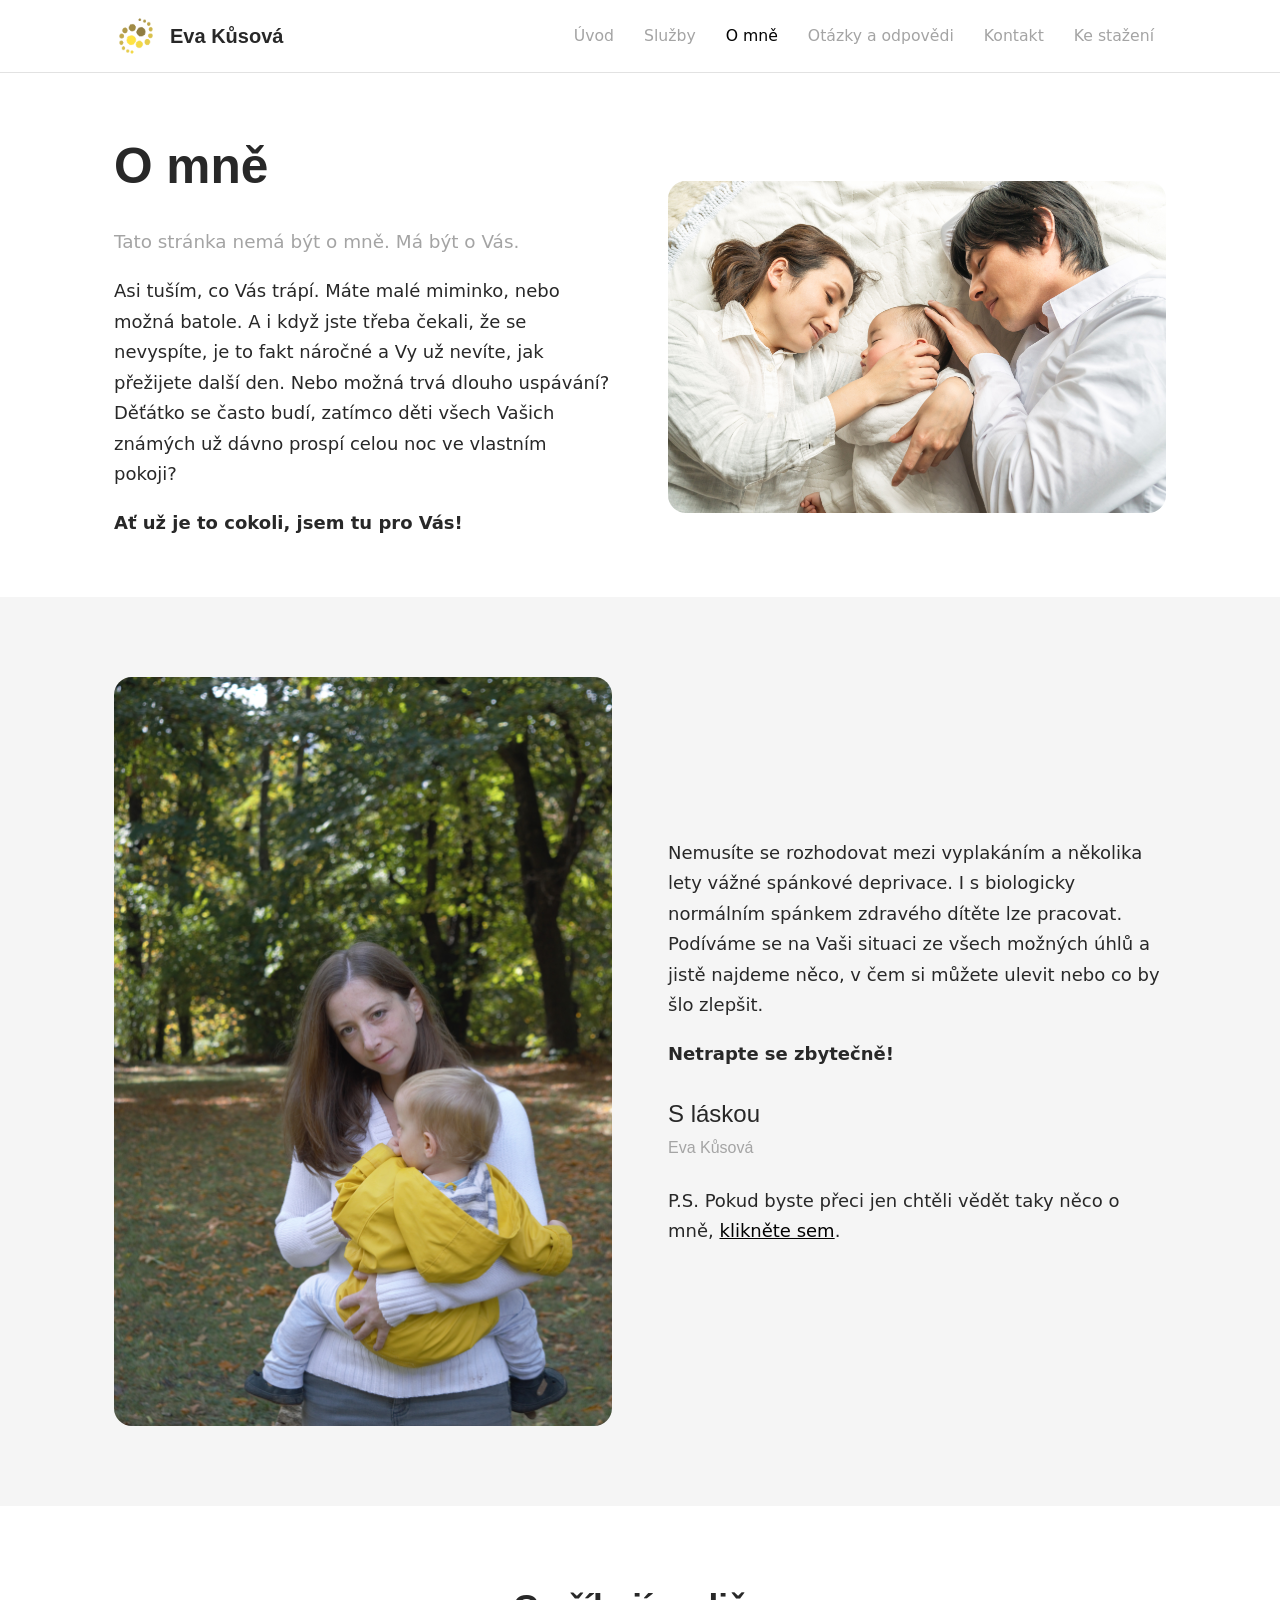
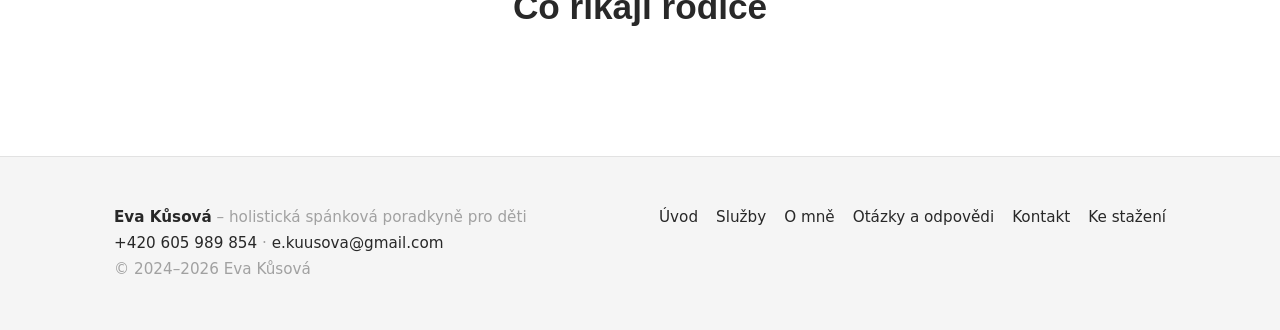
<file: o-mne/index.html>
<!DOCTYPE html>
<html lang="cs">
<head>
<meta charset="utf-8">
<meta name="viewport" content="width=device-width, initial-scale=1">
<title>O mně | Eva Kůsová – spánková poradkyně</title>
<meta name="description" content="Nemusíte se rozhodovat mezi vyplakáním a lety spánkové deprivace. Podíváme se na Vaši situaci ze všech úhlů a najdeme, co by šlo zlepšit.">
<link rel="canonical" href="https://www.spankovaporadkyne.cz/o-mne/">
<meta property="og:title" content="O mně | Eva Kůsová – spánková poradkyně">
<meta property="og:description" content="Nemusíte se rozhodovat mezi vyplakáním a lety spánkové deprivace. Podíváme se na Vaši situaci ze všech úhlů a najdeme, co by šlo zlepšit.">
<meta property="og:image" content="https://www.spankovaporadkyne.cz/img/eva-s-detmi.jpg">
<meta property="og:locale" content="cs_CZ">
<link rel="icon" href="../img/logo.png">
<link rel="preconnect" href="https://fonts.bunny.net">
<link href="https://fonts.bunny.net/css?family=josefin-sans:400,600|nunito-sans:400,700,800&display=swap" rel="stylesheet">
<link rel="stylesheet" href="../style.css">

</head>
<body>
<header class="site-header">
  <div class="wrap">
    <a class="brand" href="../"><img src="../img/logo.png" alt="" width="44" height="44"><span>Eva Kůsová</span></a>
    <button class="nav-toggle" aria-label="Menu" aria-expanded="false" onclick="var n=document.getElementById('nav');n.classList.toggle('open');this.setAttribute('aria-expanded',n.classList.contains('open'))">☰</button>
    <nav class="nav" id="nav">
<a href="../">Úvod</a>
<a href="../sluzby/">Služby</a>
<a href="../o-mne/" aria-current="page">O mně</a>
<a href="../faq/">Otázky a odpovědi</a>
<a href="../kontakt/">Kontakt</a>
<a href="../ke-stazeni/">Ke stažení</a>
    </nav>
  </div>
</header>
<main>

<section class="hero">
  <div class="wrap grid-2">
    <div>
      <h1>O mně</h1>
      <p class="lead">Tato stránka nemá být o mně. Má být o Vás.</p>
      <p>Asi tuším, co Vás trápí. Máte malé miminko, nebo možná batole. A i když jste třeba čekali, že se nevyspíte, je to fakt náročné a Vy už nevíte, jak přežijete další den. Nebo možná trvá dlouho uspávání? Děťátko se často budí, zatímco děti všech Vašich známých už dávno prospí celou noc ve vlastním pokoji?</p>
      <p><strong>Ať už je to cokoli, jsem tu pro Vás!</strong></p>
    </div>
    <div class="rounded"><img src="../img/spanek-s-miminkem.jpeg" alt="Spokojený spánek s miminkem" width="1920" height="1280"></div>
  </div>
</section>

<section class="section alt">
  <div class="wrap grid-2">
    <div class="rounded"><img src="../img/eva-portret.jpg" alt="Spánková poradkyně Eva Kůsová" width="1920" height="1423" loading="lazy"></div>
    <div>
      <p>Nemusíte se rozhodovat mezi vyplakáním a několika lety vážné spánkové deprivace. I s biologicky normálním spánkem zdravého dítěte lze pracovat. Podíváme se na Vaši situaci ze všech možných úhlů a jistě najdeme něco, v čem si můžete ulevit nebo co by šlo zlepšit.</p>
      <p><strong>Netrapte se zbytečně!</strong></p>
      <p class="signature">S láskou<small>Eva Kůsová</small></p>
      <p>P.S. Pokud byste přeci jen chtěli vědět taky něco o mně, <a href="../kdo-jsem/">klikněte sem</a>.</p>
    </div>
  </div>
</section>

<section class="section">
  <div class="wrap">
    <h2 class="center">Co říkají rodiče</h2>
    <div class="reviews">
      <div class="elfsight-app-6b3c37eb-7506-4103-9b3a-a953b05b0322" data-elfsight-app-lazy></div>
    </div>
  </div>
</section>

</main>
<footer class="site-footer">
  <div class="wrap">
    <div>
      <strong>Eva Kůsová</strong> – holistická spánková poradkyně pro děti<br>
      <a href="tel:+420605989854">+420 605 989 854</a> · <a href="mailto:e.kuusova@gmail.com">e.kuusova@gmail.com</a><br>
      © 2024–2026 Eva Kůsová
    </div>
    <nav>
<a href="../">Úvod</a>
<a href="../sluzby/">Služby</a>
<a href="../o-mne/">O mně</a>
<a href="../faq/">Otázky a odpovědi</a>
<a href="../kontakt/">Kontakt</a>
<a href="../ke-stazeni/">Ke stažení</a>
    </nav>
  </div>
</footer>
<script src="https://static.elfsight.com/platform/platform.js" async></script>
</body>
</html>
</file>
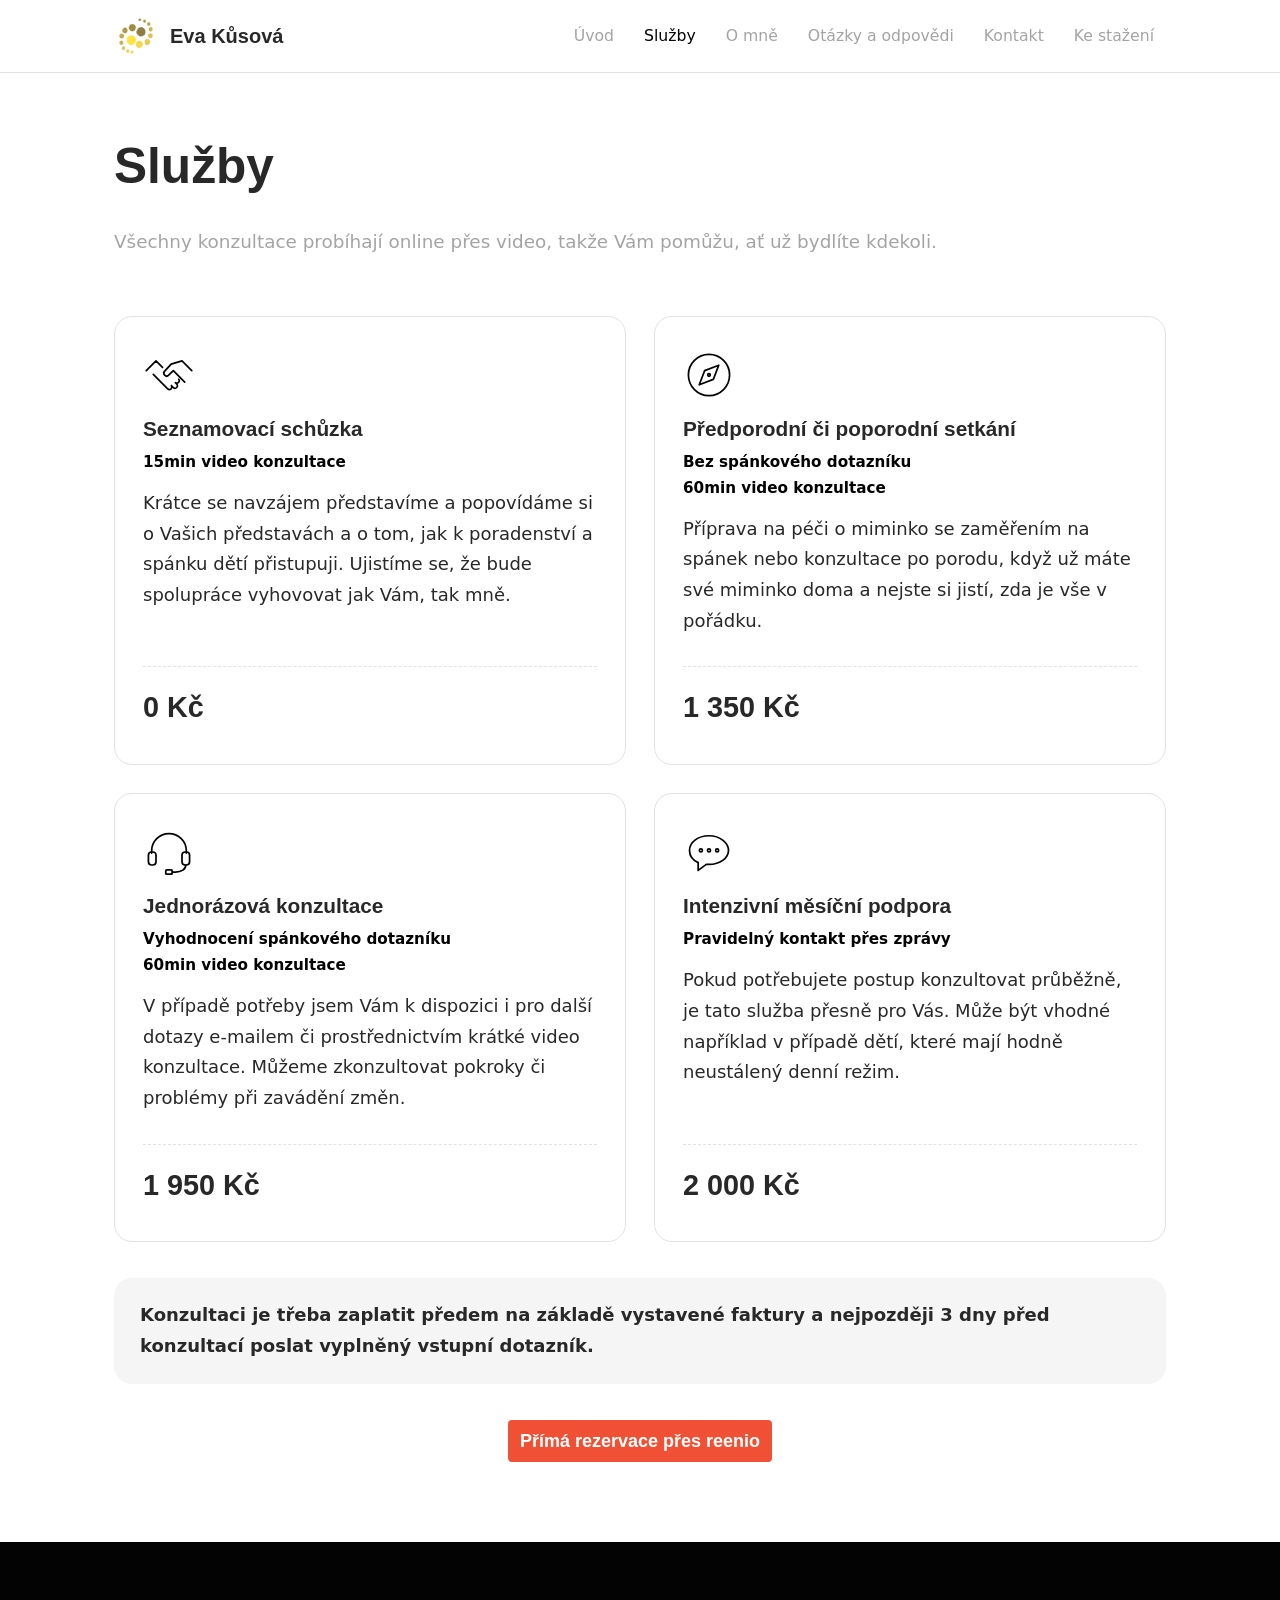
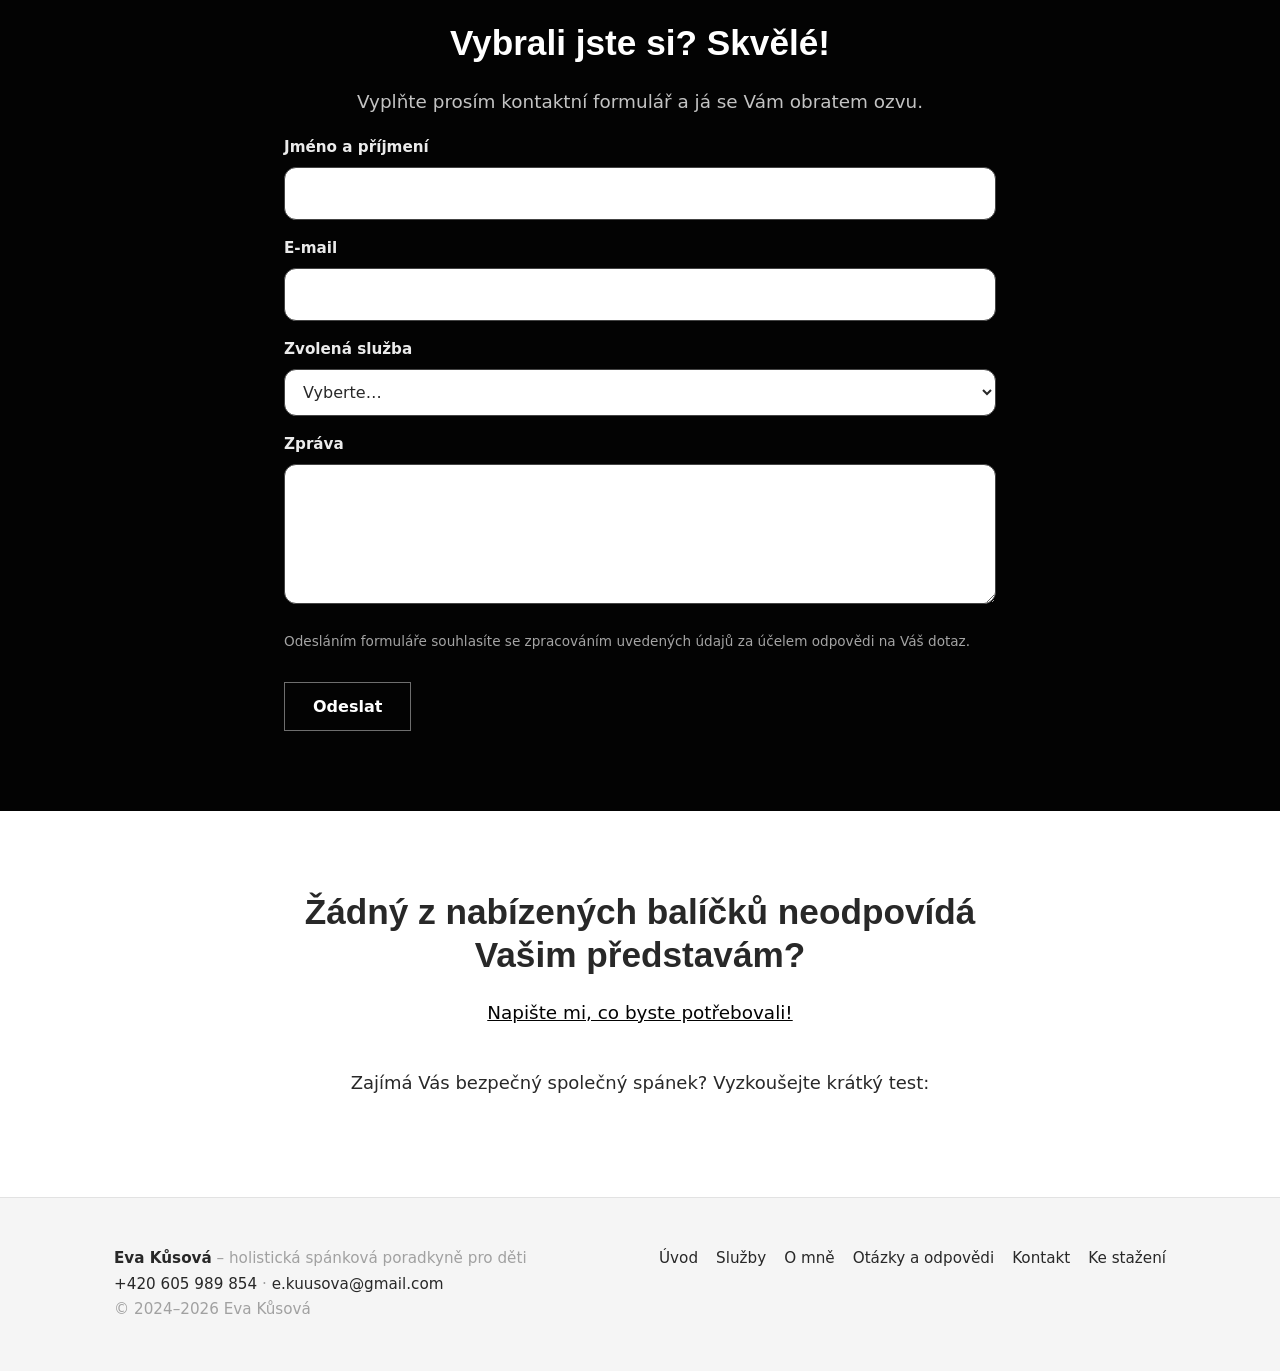
<file: sluzby/index.html>
<!DOCTYPE html>
<html lang="cs">
<head>
<meta charset="utf-8">
<meta name="viewport" content="width=device-width, initial-scale=1">
<title>Služby | Eva Kůsová – spánková poradkyně</title>
<meta name="description" content="Seznamovací schůzka zdarma, předporodní či poporodní setkání, jednorázová spánková konzultace a intenzivní měsíční podpora. Ceny a rezervace.">
<link rel="canonical" href="https://www.spankovaporadkyne.cz/sluzby/">
<meta property="og:title" content="Služby | Eva Kůsová – spánková poradkyně">
<meta property="og:description" content="Seznamovací schůzka zdarma, předporodní či poporodní setkání, jednorázová spánková konzultace a intenzivní měsíční podpora. Ceny a rezervace.">
<meta property="og:image" content="https://www.spankovaporadkyne.cz/img/eva-s-detmi.jpg">
<meta property="og:locale" content="cs_CZ">
<link rel="icon" href="../img/logo.png">
<link rel="preconnect" href="https://fonts.bunny.net">
<link href="https://fonts.bunny.net/css?family=josefin-sans:400,600|nunito-sans:400,700,800&display=swap" rel="stylesheet">
<link rel="stylesheet" href="../style.css">

</head>
<body>
<header class="site-header">
  <div class="wrap">
    <a class="brand" href="../"><img src="../img/logo.png" alt="" width="44" height="44"><span>Eva Kůsová</span></a>
    <button class="nav-toggle" aria-label="Menu" aria-expanded="false" onclick="var n=document.getElementById('nav');n.classList.toggle('open');this.setAttribute('aria-expanded',n.classList.contains('open'))">☰</button>
    <nav class="nav" id="nav">
<a href="../">Úvod</a>
<a href="../sluzby/" aria-current="page">Služby</a>
<a href="../o-mne/">O mně</a>
<a href="../faq/">Otázky a odpovědi</a>
<a href="../kontakt/">Kontakt</a>
<a href="../ke-stazeni/">Ke stažení</a>
    </nav>
  </div>
</header>
<main>

<section class="hero">
  <div class="wrap">
    <h1>Služby</h1>
    <p class="lead">Všechny konzultace probíhají online přes video, takže Vám pomůžu, ať už bydlíte kdekoli.</p>
  </div>
</section>

<section class="section" style="padding-top:0">
  <div class="wrap">
    <div class="price-grid">
      <div class="card price-card">
        <svg class="icon" viewBox="0 0 48 48" aria-hidden="true"><path d="M3 20 12 11l6 6M45 20l-9-9-10 3-6 6.5a2.6 2.6 0 0 0 3.7 3.7L28 20l10.5 10.5"/><path d="M9.5 23.5 23 37a2.3 2.3 0 0 0 3.2-3.2M18.5 32.5l4 4M14.5 28.5l4.5 4.5M26.2 33.8l2 2a2.3 2.3 0 0 0 3.2-3.2l-1.5-1.5a2.3 2.3 0 0 0 3.2-3.2"/></svg>
        <h3>Seznamovací schůzka</h3>
        <div class="meta"><span>15min video konzultace</span></div>
        <p class="desc">Krátce se navzájem představíme a popovídáme si o Vašich představách a o tom, jak k poradenství a spánku dětí přistupuji. Ujistíme se, že bude spolupráce vyhovovat jak Vám, tak mně.</p>
        <div class="price">0 Kč</div>
      </div>
      <div class="card price-card">
        <svg class="icon" viewBox="0 0 48 48" aria-hidden="true"><circle cx="24" cy="24" r="19"/><path d="M33 15 28 28 15 33l5-13z"/><circle cx="24" cy="24" r="1.2"/></svg>
        <h3>Předporodní či poporodní setkání</h3>
        <div class="meta"><span>Bez spánkového dotazníku</span><span>60min video konzultace</span></div>
        <p class="desc">Příprava na péči o miminko se zaměřením na spánek nebo konzultace po porodu, když už máte své miminko doma a nejste si jistí, zda je vše v pořádku.</p>
        <div class="price">1 350 Kč</div>
      </div>
      <div class="card price-card">
        <svg class="icon" viewBox="0 0 48 48" aria-hidden="true"><path d="M8 25v-2a16 16 0 0 1 32 0v2"/><rect x="5" y="24" width="7" height="12" rx="3"/><rect x="36" y="24" width="7" height="12" rx="3"/><path d="M39.5 36c0 4-4 6.5-9.5 6.5H27"/><rect x="21" y="40.5" width="6" height="4" rx="1"/></svg>
        <h3>Jednorázová konzultace</h3>
        <div class="meta"><span>Vyhodnocení spánkového dotazníku</span><span>60min video konzultace</span></div>
        <p class="desc">V případě potřeby jsem Vám k dispozici i pro další dotazy e-mailem či prostřednictvím krátké video konzultace. Můžeme zkonzultovat pokroky či problémy při zavádění změn.</p>
        <div class="price">1 950 Kč</div>
      </div>
      <div class="card price-card">
        <svg class="icon" viewBox="0 0 48 48" aria-hidden="true"><path d="M24 9C13.5 9 6 15.3 6 22.5c0 4.7 3.1 8.9 8 11.3V41l7.5-5.6c.8.1 1.6.1 2.5.1 10.5 0 18-6.3 18-13S34.5 9 24 9z"/><circle cx="16.5" cy="22.5" r="1.4"/><circle cx="24" cy="22.5" r="1.4"/><circle cx="31.5" cy="22.5" r="1.4"/></svg>
        <h3>Intenzivní měsíční podpora</h3>
        <div class="meta"><span>Pravidelný kontakt přes zprávy</span></div>
        <p class="desc">Pokud potřebujete postup konzultovat průběžně, je tato služba přesně pro Vás. Může být vhodné například v případě dětí, které mají hodně neustálený denní režim.</p>
        <div class="price">2 000 Kč</div>
      </div>
    </div>
    <p class="note">Konzultaci je třeba zaplatit předem na základě vystavené faktury a nejpozději 3 dny před konzultací poslat vyplněný vstupní dotazník.</p>

    <div class="btn-row center" style="margin-top:36px">
      <a href="https://reenio.cz/cs/redirect/reservationpage/23979" class="reenio-reservation-btn" target="_blank" rel="noopener" data-no-dialog="1" style="color:#fff;background-color:#f05033;border-radius:4px;font-family:Arial,Helvetica,sans-serif;font-weight:bold;display:inline-block;padding:6px 12px;text-decoration:none;">Přímá rezervace přes reenio</a>
    </div>
  </div>
</section>

<section class="section dark" id="formular">
  <div class="wrap narrow">
    <h2 class="center">Vybrali jste si? Skvělé!</h2>
    <p class="center lead">Vyplňte prosím kontaktní formulář a já se Vám obratem ozvu.</p>
    <form class="form" action="https://formsubmit.co/e.kuusova@gmail.com" method="POST">
      <input type="hidden" name="_subject" value="Nová poptávka z webu spankovaporadkyne.cz">
      <input type="hidden" name="_template" value="table">
      <input type="hidden" name="_next" value="https://www.spankovaporadkyne.cz/dekuji/">
      <input type="text" name="_honey" style="display:none" tabindex="-1" autocomplete="off">
      <div><label for="jmeno">Jméno a příjmení</label><input id="jmeno" name="Jméno a příjmení" type="text" required></div>
      <div><label for="email">E-mail</label><input id="email" name="email" type="email" required></div>
      <div><label for="sluzba">Zvolená služba</label>
        <select id="sluzba" name="Zvolená služba" required>
          <option value="">Vyberte…</option>
          <option>Seznamovací schůzka</option>
          <option>Předporodní či poporodní setkání</option>
          <option>Jednorázová konzultace</option>
          <option>Intenzivní měsíční podpora</option>
        </select>
      </div>
      <div><label for="zprava">Zpráva</label><textarea id="zprava" name="Zpráva"></textarea></div>
      <p class="consent">Odesláním formuláře souhlasíte se zpracováním uvedených údajů za účelem odpovědi na Váš dotaz.</p>
      <div><button class="btn" type="submit">Odeslat</button></div>
    </form>
  </div>
</section>

<section class="section">
  <div class="wrap narrow center">
    <h2>Žádný z nabízených balíčků neodpovídá Vašim představám?</h2>
    <p class="lead"><a href="../kontakt/">Napište mi, co byste potřebovali!</a></p>
    <div style="margin-top:40px">
      <p>Zajímá Vás bezpečný společný spánek? Vyzkoušejte krátký test:</p>
      <div data-fillout-id="wi6o9r8RgGus" data-fillout-embed-type="popup" data-fillout-button-text="Můžete s miminkem spát bezpečně v jedné posteli?" data-fillout-dynamic-resize data-fillout-button-color="#176C96" data-fillout-button-size="large" data-fillout-inherit-parameters data-fillout-popup-size="small"></div>
    </div>
  </div>
</section>

</main>
<footer class="site-footer">
  <div class="wrap">
    <div>
      <strong>Eva Kůsová</strong> – holistická spánková poradkyně pro děti<br>
      <a href="tel:+420605989854">+420 605 989 854</a> · <a href="mailto:e.kuusova@gmail.com">e.kuusova@gmail.com</a><br>
      © 2024–2026 Eva Kůsová
    </div>
    <nav>
<a href="../">Úvod</a>
<a href="../sluzby/">Služby</a>
<a href="../o-mne/">O mně</a>
<a href="../faq/">Otázky a odpovědi</a>
<a href="../kontakt/">Kontakt</a>
<a href="../ke-stazeni/">Ke stažení</a>
    </nav>
  </div>
</footer>
<script src="https://server.fillout.com/embed/v1/"></script>
<script src="https://reenio.cz/cs/GIZTSNZZ/widget-reservation-btn.js"></script>
</body>
</html>
</file>
<file: style.css>
/* Eva Kůsová – holistická spánková poradkyně */
:root {
  /* barvy převzaté z původního webu */
  --cream: #ffffff;   /* pozadí */
  --sand: #f5f5f5;    /* světle šedé sekce a patička */
  --black: #030303;   /* tmavé sekce, nadpisy */
  --gold: #030303;
  --gold-soft: #f5f5f5;
  --olive: #030303;   /* tlačítka a odkazy */
  --olive-dark: #282828;
  --ink: #282828;     /* text */
  --muted: #a4a4a4;   /* méně výrazný text, neaktivní menu */
  --line: #e2e2e2;
  --radius: 18px;
  --max: 1100px;
}

* { box-sizing: border-box; }
html { scroll-behavior: smooth; }
body {
  margin: 0;
  font-family: "Nunito Sans", system-ui, -apple-system, "Segoe UI", sans-serif;
  font-size: 18px;
  line-height: 1.7;
  color: var(--ink);
  background: var(--cream);
}
img { max-width: 100%; height: auto; display: block; }
a { color: var(--olive); }
a:hover { color: var(--olive-dark); }

h1, h2, h3 {
  font-family: "Josefin Sans", "Nunito Sans", sans-serif;
  line-height: 1.2;
  font-weight: 600;
  color: var(--ink);
}
h1 { font-size: clamp(2rem, 4.5vw, 3.1rem); margin: 0 0 .6em; }
h2 { font-size: clamp(1.6rem, 3vw, 2.2rem); margin: 0 0 .6em; }
h3 { font-size: 1.3rem; margin: 0 0 .4em; }
p { margin: 0 0 1em; }

.wrap { max-width: var(--max); margin: 0 auto; padding: 0 24px; }
.section { padding: 80px 0; }
.section.alt { background: var(--sand); }
.center { text-align: center; }
.lead { font-size: 1.15rem; color: var(--muted); }
.narrow { max-width: 760px; margin-left: auto; margin-right: auto; }

/* Header */
.site-header {
  position: sticky; top: 0; z-index: 50;
  background: rgba(255, 255, 255, .96);
  backdrop-filter: blur(8px);
  border-bottom: 1px solid var(--line);
}
.site-header .wrap { display: flex; align-items: center; justify-content: space-between; min-height: 72px; }
.brand { display: flex; align-items: center; gap: 12px; text-decoration: none; color: var(--ink); }
.brand img { width: 44px; height: 44px; }
.brand span { font-family: "Josefin Sans", sans-serif; font-size: 1.25rem; font-weight: 600; }
.nav { display: flex; gap: 6px; }
.nav a {
  text-decoration: none; color: var(--ink); font-size: .98rem;
  padding: 8px 12px; border-radius: 999px;
}
.nav a { color: var(--muted); }
.nav a:hover { color: var(--black); }
.nav a[aria-current="page"] { color: var(--black); }
.nav-toggle {
  display: none; background: none; border: 0; cursor: pointer; padding: 10px;
  font-size: 1.6rem; line-height: 1; color: var(--ink);
}

@media (max-width: 860px) {
  .nav-toggle { display: block; }
  .nav {
    display: none; position: absolute; left: 0; right: 0; top: 72px;
    flex-direction: column; gap: 0; padding: 12px 24px 20px;
    background: var(--cream); border-bottom: 1px solid var(--line);
  }
  .nav.open { display: flex; }
  .nav a { padding: 12px 8px; border-radius: 10px; }
}

/* Hero */
.hero { padding: 64px 0 40px; }
.hero h1 { max-width: 14em; }
.hero-img { border-radius: var(--radius); overflow: hidden; margin-top: 32px; box-shadow: 0 20px 50px -25px rgba(0, 0, 0, .35); }
.hero-img img { width: 100%; aspect-ratio: 1920 / 877; object-fit: cover; }

/* Buttons */
.btn {
  display: inline-block; text-decoration: none; font-weight: 700;
  background: transparent; color: var(--black) !important;
  padding: 14px 28px; border-radius: 0; border: 1px solid #c3c3c3; cursor: pointer;
  font-size: 1rem; font-family: inherit;
  transition: background .2s, transform .2s;
}
.btn:hover { background: var(--black); border-color: var(--black); color: #fff !important; transform: translateY(-1px); }
.btn.ghost { color: var(--muted) !important; }
.btn.ghost:hover { color: #fff !important; }
.btn-row { display: flex; flex-wrap: wrap; gap: 14px; margin-top: 24px; }
.btn-row.center { justify-content: center; }

/* Cards / grids */
.grid-3 { display: grid; grid-template-columns: repeat(3, 1fr); gap: 28px; }
.grid-2 { display: grid; grid-template-columns: 1fr 1fr; gap: 56px; align-items: center; }
@media (max-width: 860px) {
  .grid-3, .grid-2 { grid-template-columns: 1fr; gap: 28px; }
}
.card {
  background: #fff; border: 1px solid var(--line); border-radius: var(--radius);
  padding: 32px 28px;
}
.dot {
  width: 46px; height: 46px; border-radius: 50%;
  background: var(--black);
  margin-bottom: 18px;
}
.dot.d2 { background: #6e6e6e; }
.dot.d3 { background: var(--muted); }

/* Tmavá sekce jako na původním webu */
.section.dark { background: var(--black); color: #ebebeb; }
.section.dark h2, .section.dark h3 { color: #fff; }
.section.dark .card { background: transparent; border-color: rgba(255,255,255,.18); }
.section.dark .dot { background: #fff; }
.section.dark .dot.d2 { background: #c8c8c8; }
.section.dark .dot.d3 { background: #8a8a8a; }
.section.dark .lead { color: #c3c3c3; }
.section.dark a:not(.btn) { color: #fff; }
.section.dark .btn { color: #fff !important; border-color: #6e6e6e; }
.section.dark .btn:hover { background: #fff; color: var(--black) !important; border-color: #fff; }
.section.dark .form input, .section.dark .form select, .section.dark .form textarea { border-color: #444; }
.section.dark .form .consent { color: #a4a4a4; }
.rounded { border-radius: var(--radius); overflow: hidden; }

/* Pricing */
.price-grid { display: grid; grid-template-columns: repeat(2, 1fr); gap: 28px; }
@media (max-width: 760px) { .price-grid { grid-template-columns: 1fr; } }
.price-card { display: flex; flex-direction: column; }
.price-card .meta { color: var(--olive); font-weight: 700; font-size: .95rem; margin-bottom: 12px; }
.price-card .meta span { display: block; }
.price-card .desc { flex: 1; }
.price {
  font-family: "Josefin Sans", sans-serif; font-size: 1.8rem; font-weight: 600;
  margin-top: 12px; padding-top: 16px; border-top: 1px dashed var(--line);
}
.note {
  background: var(--sand); border-radius: var(--radius);
  padding: 22px 26px; margin-top: 36px; font-weight: 600;
}

/* FAQ */
details {
  background: #fff; border: 1px solid var(--line); border-radius: 14px;
  padding: 0 24px; margin-bottom: 14px;
}
summary {
  cursor: pointer; list-style: none; padding: 20px 32px 20px 0; position: relative;
  font-family: "Josefin Sans", sans-serif; font-size: 1.15rem; font-weight: 600;
}
summary::-webkit-details-marker { display: none; }
summary::after {
  content: "+"; position: absolute; right: 0; top: 50%; transform: translateY(-50%);
  font-size: 1.6rem; color: var(--olive);
}
details[open] summary::after { content: "–"; }
details > div { padding-bottom: 8px; }

/* Form */
.form { display: grid; gap: 16px; }
.form label { font-weight: 700; font-size: .95rem; display: block; margin-bottom: 6px; }
.form input, .form select, .form textarea {
  width: 100%; font: inherit; font-size: 1rem; padding: 12px 14px;
  border: 1px solid var(--line); border-radius: 12px; background: #fff; color: var(--ink);
}
.form input:focus, .form select:focus, .form textarea:focus {
  outline: 2px solid var(--black); border-color: var(--black);
}
.form textarea { min-height: 140px; resize: vertical; }
.form .consent { font-size: .85rem; color: var(--muted); }

/* Contact */
.contact-list { list-style: none; padding: 0; margin: 0; display: grid; gap: 18px; }
.contact-list li { display: flex; align-items: center; gap: 16px; font-size: 1.15rem; }
.contact-list .ico {
  flex: none; width: 52px; height: 52px; border-radius: 50%;
  background: var(--gold-soft); display: grid; place-items: center;
}
.contact-list .ico svg { width: 24px; height: 24px; stroke: var(--olive-dark); fill: none; stroke-width: 1.8; }
.contact-list a { text-decoration: none; color: var(--ink); font-weight: 600; }
.contact-list a:hover { color: var(--olive); }

/* Reviews */
.reviews { margin-top: 48px; }

/* Signature */
.signature { font-family: "Josefin Sans", sans-serif; font-size: 1.5rem; margin-top: 24px; }
.signature small { display: block; font-size: 1rem; color: var(--muted); font-family: "Nunito Sans", sans-serif; }

/* Downloads */
.download {
  display: flex; align-items: center; gap: 18px; text-decoration: none; color: var(--ink);
  background: #fff; border: 1px solid var(--line); border-radius: var(--radius); padding: 22px 26px;
}
.download:hover { border-color: var(--black); }
.download .ico {
  flex: none; width: 52px; height: 52px; border-radius: 12px; background: var(--gold-soft);
  display: grid; place-items: center; font-weight: 800; color: var(--olive-dark); font-size: .85rem;
}
.download strong { display: block; font-size: 1.1rem; }
.download span { color: var(--muted); font-size: .95rem; }

/* Footer */
.site-footer { background: var(--sand); color: #a1a1a1; padding: 48px 0; font-size: .95rem; border-top: 1px solid var(--line); }
.site-footer strong { color: var(--ink); }
.site-footer .wrap { display: flex; flex-wrap: wrap; justify-content: space-between; gap: 24px; }
.site-footer a { color: var(--ink); text-decoration: none; }
.site-footer a:hover { text-decoration: underline; }
.site-footer nav { display: flex; flex-wrap: wrap; gap: 18px; }

/* Ikony */
.icon {
  width: 52px; height: 52px; margin-bottom: 16px; display: block;
  fill: none; stroke: currentColor; stroke-width: 1.6; stroke-linecap: round; stroke-linejoin: round;
  color: var(--black);
}
.section.dark .icon { color: #fff; }
</file>
